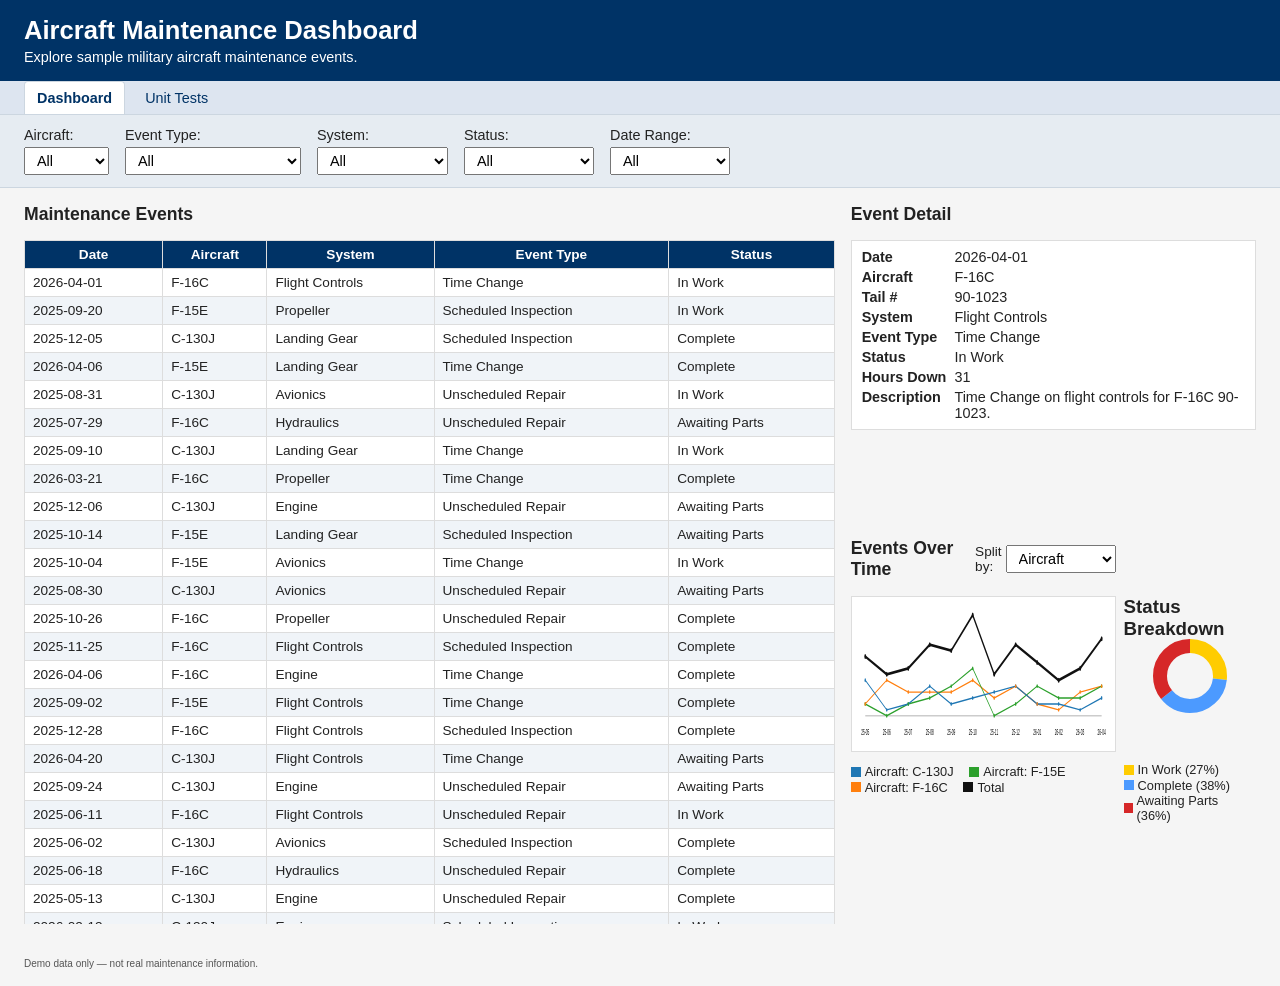
<file: index.html>
<!DOCTYPE html>
<html lang="en">
<head>
    <meta charset="UTF-8" />
    <meta name="viewport" content="width=device-width, initial-scale=1.0" />
    <title>Aircraft Maintenance Dashboard</title>
    <link rel="stylesheet" href="styles.css" />
</head>
<body>
    <header>
        <h1>Aircraft Maintenance Dashboard</h1>
        <p>Explore sample military aircraft maintenance events.</p>
    </header>

    <nav id="tab-bar">
        <button class="tab-button tab-active" data-tab="dashboard">Dashboard</button>
        <button class="tab-button" data-tab="tests">Unit Tests</button>
    </nav>

    <div id="dashboard-tab" class="tab-panel tab-active">
        <section id="controls">
            <div class="control-group">
                <label for="aircraft-filter">Aircraft:</label>
                <select id="aircraft-filter">
                    <option value="all">All</option>
                </select>
            </div>
            <div class="control-group">
                <label for="event-type-filter">Event Type:</label>
                <select id="event-type-filter">
                    <option value="all">All</option>
                </select>
            </div>
            <div class="control-group">
                <label for="system-filter">System:</label>
                <select id="system-filter">
                    <option value="all">All</option>
                </select>
            </div>
            <div class="control-group">
                <label for="status-filter">Status:</label>
                <select id="status-filter">
                    <option value="all">All</option>
                </select>
            </div>
            <div class="control-group">
                <label for="date-range-filter">Date Range:</label>
                <select id="date-range-filter">
                    <option value="all">All</option>
                    <option value="90">Last 90 days</option>
                    <option value="365">Last year</option>
                </select>
            </div>
        </section>

        <main>
            <section id="table-section">
                <h2>Maintenance Events</h2>
                <table id="events-table">
                    <thead>
                        <tr>
                            <th>Date</th>
                            <th>Aircraft</th>
                            <th>System</th>
                            <th>Event Type</th>
                            <th>Status</th>
                        </tr>
                    </thead>
                    <tbody>
                        <!-- Filled by script -->
                    </tbody>
                </table>
            </section>

            <section id="detail-section">
                <h2>Event Detail</h2>
                <div id="event-detail">
                    <p>Select an event from the table to see details.</p>
                </div>
            </section>

            <section id="chart-section">
                <div id="chart-header">
                    <h2>Events Over Time</h2>
                    <div id="chart-facet-control">
                        <label for="chart-facet">Split by:</label>
                        <select id="chart-facet">
                            <option value="aircraft">Aircraft</option>
                            <option value="system">System</option>
                            <option value="eventType">Event Type</option>
                            <option value="status">Status</option>
                        </select>
                    </div>
                </div>
                <div id="chart-container">
                    <!-- Bars injected by script -->
                </div>
                <div id="chart-legend"></div>
                <h3>Status Breakdown</h3>
                <div id="status-pie-container">
                    <div id="status-pie"></div>
                </div>
                <div id="status-pie-legend"></div>
            </section>
        </main>
    </div>

    <div id="tests-tab" class="tab-panel">
        <section id="tests-section">
            <h2>Unit Tests</h2>
            <p class="tests-description">
                This panel will display JavaScript unit test results for the dashboard logic.
            </p>

            <div id="test-controls">
                <button id="run-tests-button">Run Unit Tests</button>
                <span id="test-run-status">Not run yet.</span>
            </div>

            <div id="test-metrics">
                <div class="test-metric">
                    <div class="test-metric-label">Total tests</div>
                    <div class="test-metric-value" id="metric-total-tests">0</div>
                </div>
                <div class="test-metric">
                    <div class="test-metric-label">Tests run</div>
                    <div class="test-metric-value" id="metric-tests-run">0</div>
                </div>
                <div class="test-metric">
                    <div class="test-metric-label">Passed</div>
                    <div class="test-metric-value" id="metric-tests-passed">0</div>
                </div>
                <div class="test-metric">
                    <div class="test-metric-label">Failed</div>
                    <div class="test-metric-value" id="metric-tests-failed">0</div>
                </div>
                <div class="test-metric">
                    <div class="test-metric-label">Coverage</div>
                    <div class="test-metric-value" id="metric-coverage">—</div>
                </div>
            </div>

            <div id="test-charts">
                <div class="test-chart-block">
                    <h3>Pass vs Fail</h3>
                    <div id="test-passfail-chart" class="test-chart-placeholder">
                        No test results yet.
                    </div>
                </div>
                <div class="test-chart-block">
                    <h3>Coverage</h3>
                    <div id="test-coverage-chart" class="test-chart-placeholder">
                        No coverage data yet.
                    </div>
                </div>
            </div>

            <table id="test-results">
                <thead>
                    <tr>
                        <th>Test</th>
                        <th>Status</th>
                        <th>Duration</th>
                        <th>Details</th>
                    </tr>
                </thead>
                <tbody>
                    <tr>
                        <td colspan="4">No tests have been run.</td>
                    </tr>
                </tbody>
            </table>
        </section>
    </div>

    <footer>
        <small>Demo data only &mdash; not real maintenance information.</small>
    </footer>

    <script src="script.js"></script>
    <script src="tests.js"></script>
</body>
</html>
</file>
<file: styles.css>
body {
    margin: 0;
    padding: 0;
    font-family: Arial, sans-serif;
    background-color: #f5f5f5;
    color: #222;
}

header {
    background-color: #003366;
    color: #fff;
    padding: 16px 24px;
}

header h1 {
    margin: 0 0 4px 0;
    font-size: 1.6rem;
}

header p {
    margin: 0;
    font-size: 0.9rem;
}

#tab-bar {
    display: flex;
    gap: 8px;
    padding: 0 24px;
    background-color: #dde5f0;
    border-bottom: 1px solid #ccd6e0;
}

.tab-button {
    border: none;
    background: transparent;
    padding: 8px 12px;
    font-size: 0.9rem;
    cursor: pointer;
    color: #003366;
}

.tab-button.tab-active {
    background-color: #fff;
    border: 1px solid #ccd6e0;
    border-bottom: none;
    border-radius: 4px 4px 0 0;
    font-weight: bold;
}

.tab-panel {
    display: none;
}

.tab-panel.tab-active {
    display: block;
}

#controls {
    display: flex;
    flex-wrap: wrap;
    gap: 16px;
    padding: 12px 24px;
    background-color: #e6ecf2;
    border-bottom: 1px solid #ccd6e0;
}

.control-group {
    display: flex;
    flex-direction: column;
    font-size: 0.9rem;
}

.control-group label {
    margin-bottom: 4px;
}

select {
    padding: 4px 8px;
    font-size: 0.9rem;
}

main {
    display: grid;
    grid-template-columns: 2fr 1fr;
    grid-template-rows: auto auto;
    row-gap: 8px;
    column-gap: 16px;
    padding: 16px 24px 24px;
    box-sizing: border-box;
}

#table-section {
    grid-column: 1 / 2;
    grid-row: 1 / 3;
    min-height: 0;
    display: flex;
    flex-direction: column;
    max-height: calc(100vh - 180px);
    overflow-y: auto;
}

#table-section table {
    flex: 1;
    min-height: 0;
}

#detail-section {
    grid-column: 2 / 3;
    grid-row: 1 / 2;
    align-self: start;
}

#chart-section {
    grid-column: 2 / 3;
    grid-row: 2 / 3;
    margin-top: 0;
    align-self: start;
    display: grid;
    grid-template-columns: 2fr 1fr;
    grid-template-rows: auto auto auto auto;
    gap: 6px 8px;
}

#chart-section h2 {
    grid-column: 1 / 3;
    grid-row: 1;
    margin-bottom: 4px;
}

#chart-facet-control {
    grid-column: 1 / 3;
    grid-row: 2;
    font-size: 0.8rem;
    display: flex;
    align-items: center;
    gap: 4px;
}

#chart-container {
    grid-column: 1 / 2;
    grid-row: 3;
}

#chart-legend {
    grid-column: 1 / 2;
    grid-row: 4;
}

#chart-section h3 {
    grid-column: 2 / 3;
    grid-row: 3;
    margin: 0;
    align-self: flex-start;
}

#status-pie-container {
    grid-column: 2 / 3;
    grid-row: 3;
    margin-top: 8px;
    display: flex;
    align-items: center;
    justify-content: center;
}

#status-pie-legend {
    grid-column: 2 / 3;
    grid-row: 4;
    margin-top: 4px;
}

section h2 {
    margin-top: 0;
    font-size: 1.1rem;
}

table {
    width: 100%;
    border-collapse: collapse;
    background-color: #fff;
}

thead {
    background-color: #003366;
    color: #fff;
}

th,
td {
    padding: 6px 8px;
    border: 1px solid #ddd;
    font-size: 0.85rem;
}

tbody tr:nth-child(even) {
    background-color: #f0f4f8;
}

tbody tr:hover {
    background-color: #d9e7f5;
    cursor: pointer;
}

#event-detail {
    background-color: #fff;
    padding: 8px 10px;
    border: 1px solid #ddd;
    min-height: 80px;
    font-size: 0.9rem;
}

#event-detail dl {
    display: grid;
    grid-template-columns: max-content 1fr;
    gap: 4px 8px;
    margin: 0;
}

#event-detail dt {
    font-weight: bold;
}

#event-detail dd {
    margin: 0;
}

#chart-container {
    background-color: #fff;
    border: 1px solid #ddd;
    padding: 4px 8px 10px;
    min-height: 120px;
    height: 140px;
}

#chart-container svg {
    width: 100%;
    height: 100%;
    display: block;
}

#chart-legend {
    margin-top: 6px;
    font-size: 0.8rem;
}

#chart-legend span {
    display: inline-flex;
    align-items: center;
    margin-right: 12px;
}

#chart-legend .swatch {
    display: inline-block;
    width: 10px;
    height: 10px;
    margin-right: 4px;
    background-color: #4c9aff;
}

#chart-header {
    display: flex;
    align-items: center;
    justify-content: space-between;
    margin-bottom: 4px;
}

#chart-header h2 {
    margin: 0;
}

#chart-facet-control {
    display: flex;
    align-items: center;
    gap: 4px;
    font-size: 0.85rem;
}

#status-pie svg {
    width: 80px;
    height: 80px;
}

#status-pie-legend {
    margin-top: 4px;
    font-size: 0.8rem;
}

#status-pie-legend span {
    display: inline-flex;
    align-items: center;
    margin-right: 12px;
}

#status-pie-legend .swatch {
    display: inline-block;
    width: 10px;
    height: 10px;
    margin-right: 4px;
}

#tests-section {
    padding: 16px 24px 24px;
}

#test-controls {
    display: flex;
    align-items: center;
    gap: 12px;
    margin-bottom: 12px;
    font-size: 0.9rem;
}

#test-controls button {
    padding: 6px 12px;
    font-size: 0.9rem;
}

#test-metrics {
    display: flex;
    flex-wrap: wrap;
    gap: 8px;
    margin-bottom: 8px;
}

.test-metric {
    background-color: #fff;
    border: 1px solid #ddd;
    padding: 8px 10px;
    min-width: 110px;
}

.test-metric-label {
    font-size: 0.75rem;
    color: #555;
}

.test-metric-value {
    font-size: 1rem;
    font-weight: bold;
}

#test-results td.passed {
    color: #2ca02c;
}

#test-results td.failed {
    color: #d62728;
    font-weight: 600;
}

#test-charts {
    display: flex;
    flex-wrap: wrap;
    gap: 8px;
    margin-bottom: 12px;
}

.test-chart-block {
    background-color: #fff;
    border: 1px solid #ddd;
    padding: 8px 10px;
    flex: 1 1 220px;
}

.test-chart-block h3 {
    margin-top: 0;
    margin-bottom: 4px;
    font-size: 0.9rem;
}

.test-chart-placeholder {
    min-height: 90px;
    font-size: 0.8rem;
    color: #555;
    display: flex;
    align-items: center;
    justify-content: center;
}

.test-chart-svg {
    width: 100%;
    height: 120px;
}

.test-passfail-legend {
    margin-top: 4px;
    font-size: 0.75rem;
}

.test-passfail-legend span {
    display: inline-flex;
    align-items: center;
    margin-right: 10px;
}

.test-chart-legend-swatch {
    display: inline-block;
    width: 10px;
    height: 10px;
    margin-right: 4px;
}

.test-coverage-label {
    margin-top: 4px;
    font-size: 0.8rem;
    text-align: center;
}

#test-results {
    width: 100%;
    border-collapse: collapse;
    background-color: #fff;
    margin-top: 4px;
}

#test-results th,
#test-results td {
    padding: 6px 8px;
    border: 1px solid #ddd;
    font-size: 0.85rem;
}

footer {
    padding: 8px 24px 16px;
    font-size: 0.75rem;
    color: #555;
}

@media (max-width: 900px) {
    main {
        grid-template-columns: 1fr;
        grid-template-rows: auto auto auto;
    }

    #table-section,
    #detail-section,
    #chart-section {
        grid-column: 1 / 2;
    }
}
</file>
